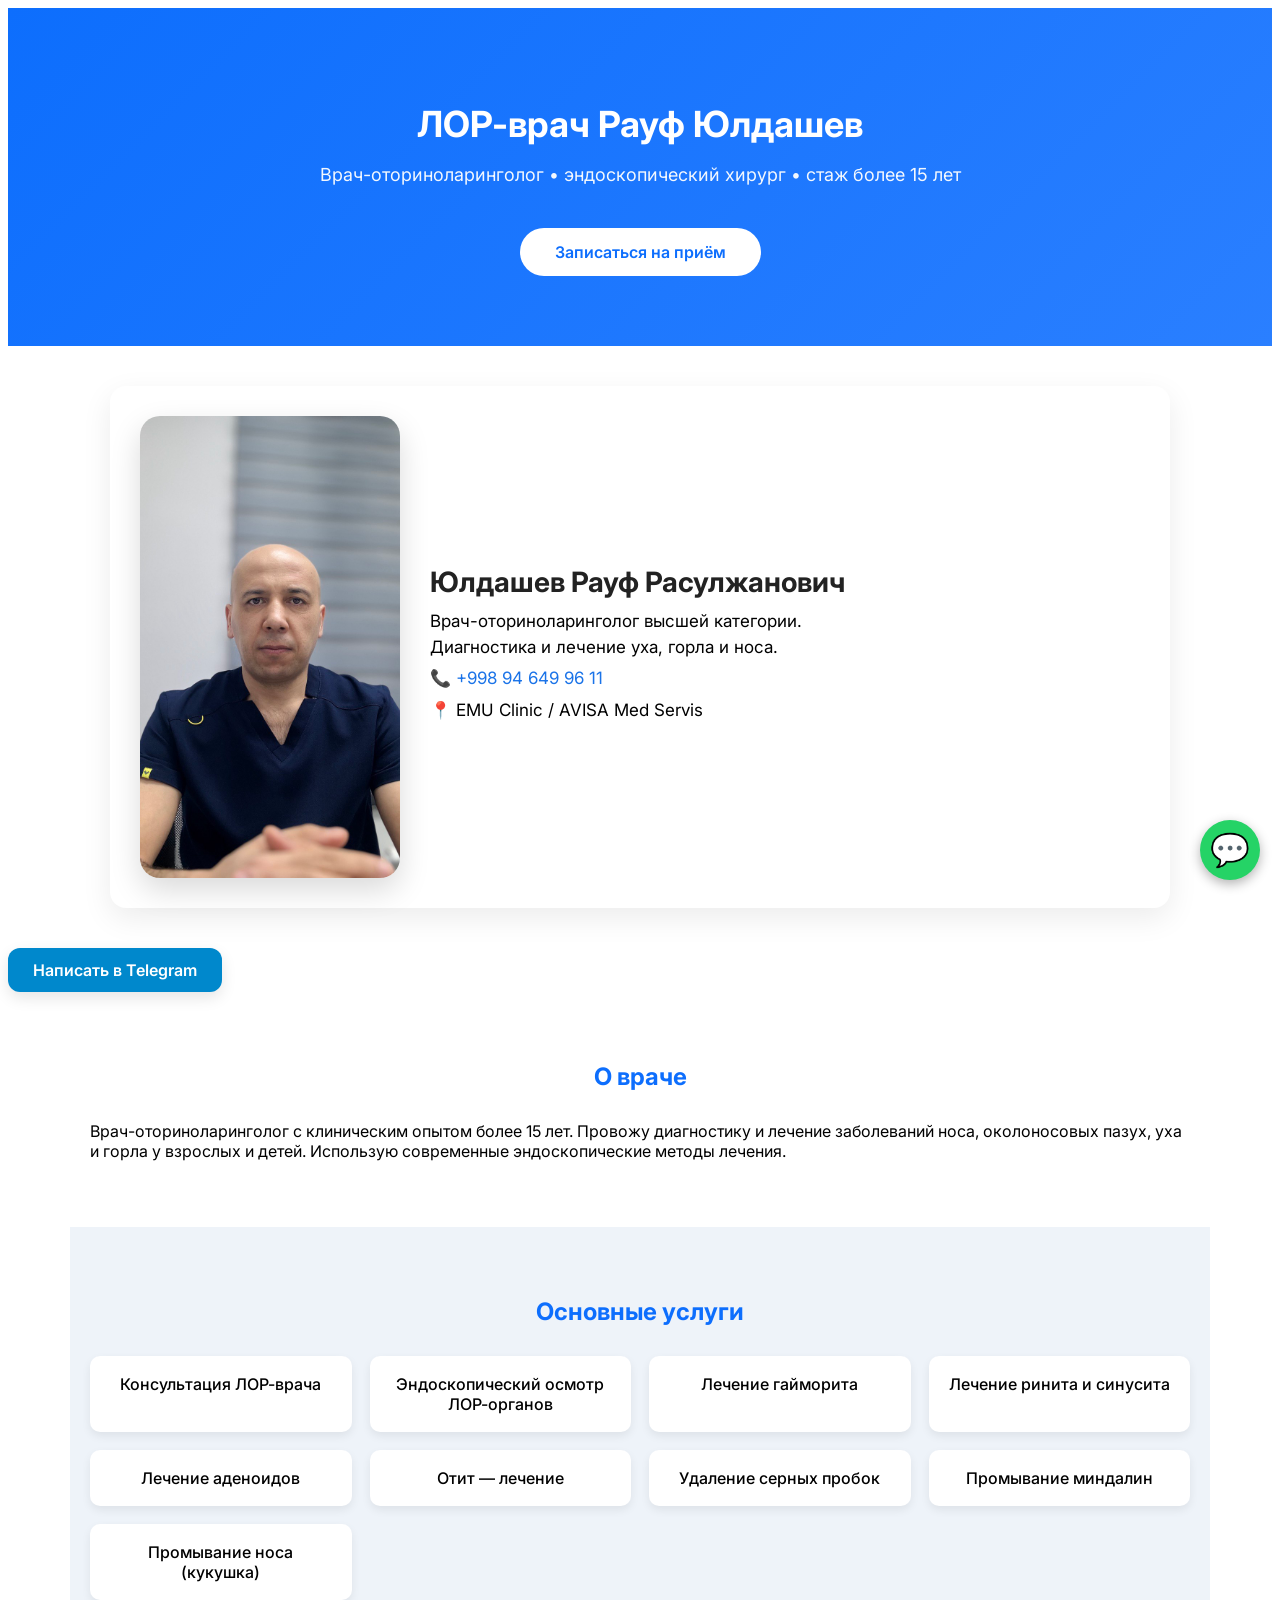
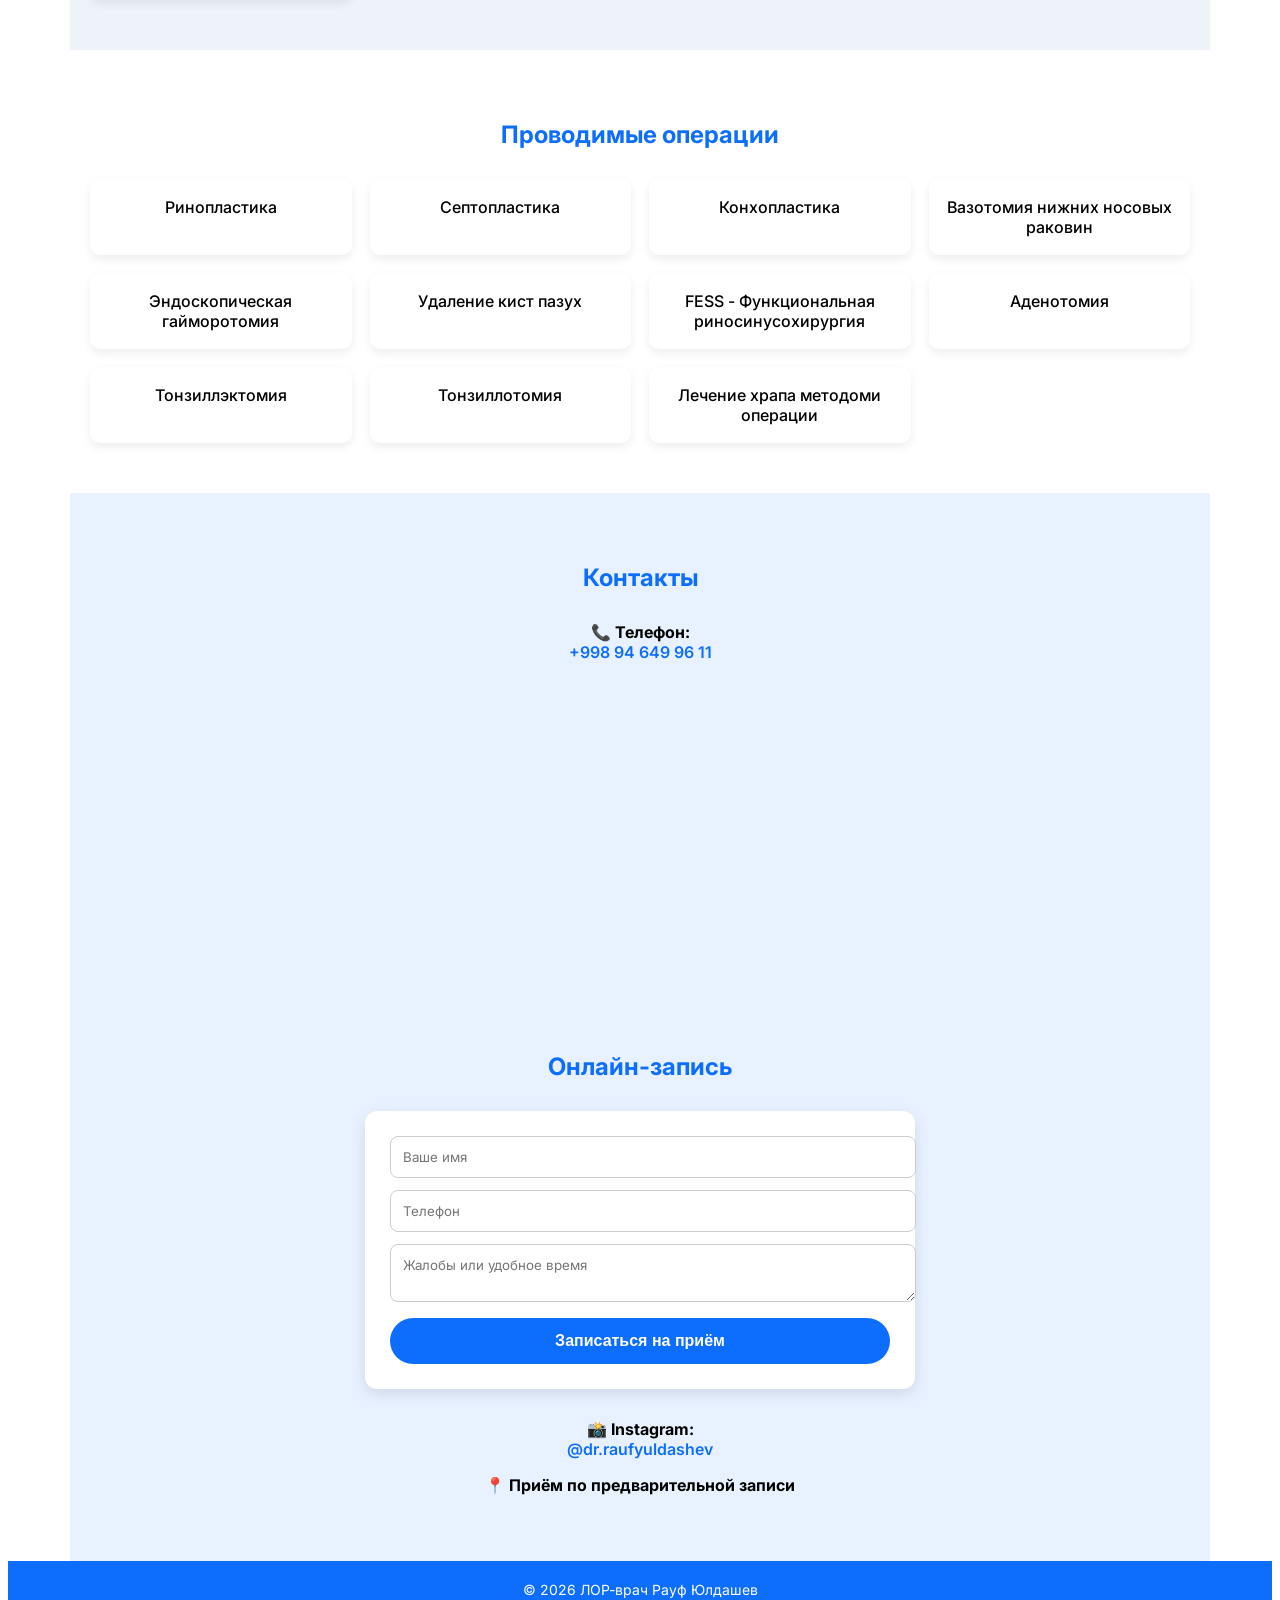
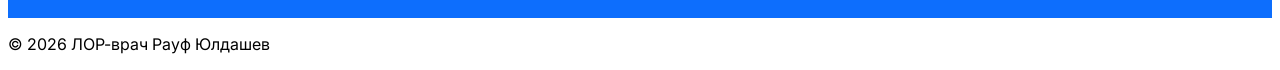
<file: index.html>
<!DOCTYPE html>
<html lang="ru">
<head> <link rel="preconnect" href="https://fonts.googleapis.com">
<link rel="preconnect" href="https://fonts.gstatic.com" crossorigin>
<link href="https://fonts.googleapis.com/css2?family=Inter:wght@300;400;500;600;700&display=swap" rel="stylesheet">  <title>ЛОР врач в Ташкенте — консультация и лечение</title>

<meta name="description"
content="ЛОР врач в Ташкенте. Лечение уха, горла и носа. Приём взрослых и детей. Запись по телефону +998 94 649 96 11.">

<meta name="robots" content="index, follow">

<link rel="canonical" href="https://raufjuldasev-hash.github.io/">
    <meta charset="UTF-8">
    <title>ЛОР врач Рауф Юлдашев</title>

    <meta name="description" content="ЛОР-врач Рауф Юлдашев — стаж более 15 лет. Лечение заболеваний носа, ушей и горла. Эндоскопия, операции, консультации.">
    <meta name="viewport" content="width=device-width, initial-scale=1.0">

    <!-- Красивый медицинский шрифт -->
    <link href="https://fonts.googleapis.com/css2?family=Montserrat:wght@400;600;700&display=swap" rel="stylesheet">

    <link rel="stylesheet" href="style.css">
</head><meta name="keywords" content="ЛОР врач, оториноларинголог, гайморит, ринит, аденоиды, септопластика, ЛОР Ташкент, Рауф, Рауф Юлдашев,ЛОР Узбекистан">
<meta name="robots" content="index, follow">

<body>

<header>
    <h1>ЛОР-врач Рауф Юлдашев</h1>
    <p>Врач-оториноларинголог • эндоскопический хирург • cтаж более 15 лет</p>

    <a class="btn" href="#contact">Записаться на приём</a>
</header>
<!-- Блок врача -->
<div class="doctor-card">
    <img src="doctor.jpg" class="doctor-photo" alt="ЛОР врач Рауф Юлдашев">
    
    <div class="doctor-info">
        <h1>Юлдашев Рауф Расулжанович</h1>
        <p>Врач-оториноларинголог высшей категории.<br>
        Диагностика и лечение уха, горла и носа.</p>
        <p>📞 <a href="tel:+998946499611">+998 94 649 96 11</a></p>
        <p>📍 EMU Clinic / AVISA Med Servis</p>
    </div>
</div>
    <!-- Кнопка Telegram -->
<div class="doctor-contact">
    <a href="https://t.me/@RaufYuldashev" target="_blank" class="telegram-button">
        Написать в Telegram
    </a>
</div>
<section>
    <h2>О враче</h2>
    <p>
        Врач-оториноларинголог с клиническим опытом более 15 лет.
        Провожу диагностику и лечение заболеваний носа, околоносовых пазух,
        уха и горла у взрослых и детей.
        Использую современные эндоскопические методы лечения.
    </p>
</section>

<section class="gray">
    <h2>Основные услуги</h2>

    <div class="grid">
        <div class="card">Консультация ЛОР-врача</div>
        <div class="card">Эндоскопический осмотр ЛОР-органов</div>
        <div class="card">Лечение гайморита</div>
        <div class="card">Лечение ринита и синусита</div>
        <div class="card">Лечение аденоидов</div>
        <div class="card">Отит — лечение</div>
        <div class="card">Удаление серных пробок</div>
        <div class="card">Промывание миндалин</div>
        <div class="card">Промывание носа (кукушка)</div>
    </div>
</section>

<section>
    <h2>Проводимые операции</h2>

    <div class="grid">
        <div class="card">Ринопластика</div>
        <div class="card">Септопластика</div>
        <div class="card">Конхопластика</div>
        <div class="card">Вазотомия нижних носовых раковин</div>
        <div class="card">Эндоскопическая гайморотомия</div>
        <div class="card">Удаление кист пазух</div>
        <div class="card">FESS - Функциональная риносинусохирургия</div>
        <div class="card">Аденотомия</div>
        <div class="card">Тонзиллэктомия</div>
        <div class="card">Тонзиллотомия</div>
        <div class="card">Лечение храпа методоми операции</div>
    </div>
</section>

<section class="blue" id="contact">
    <h2>Контакты</h2>

    <p><strong>📞 Телефон:</strong><br>
        <a href="tel:+998946499611">+998 94 649 96 11</a>
    </p>
<iframe 
    src="https://www.google.com/maps?q=Tashkent, A.Fitrat 1A&output=embed"
    width="100%" 
    height="350" 
    style="border:0; border-radius:12px;"
    allowfullscreen="" 
    loading="lazy">
</iframe>
    <h2>Онлайн-запись</h2>

<form class="form" action="https://formsubmit.co/raufjuldasev@gmail.com" method="POST">
    
    <input type="text" name="name" placeholder="Ваше имя" required>

    <input type="tel" name="phone" placeholder="Телефон" required>

    <textarea name="message" placeholder="Жалобы или удобное время"></textarea>

    <button type="submit">Записаться на приём</button>

</form>
    <p><strong>📸 Instagram:</strong><br>
        <a href="https://instagram.com/dr.raufyuldashev" target="_blank">
            @dr.raufyuldashev
        </a>
    </p>

    <p><strong>📍 Приём по предварительной записи</strong></p>
</section>

<footer>
    © 2026 ЛОР-врач Рауф Юлдашев
</footer>

</body>
</html>
    <p>© 2026 ЛОР-врач Рауф Юлдашев</p>
</footer>

<!-- WhatsApp кнопка -->
<a href="https://wa.me/998946499611" class="whatsapp" target="_blank">
    💬
</a> </body>
</html>
</file>
<file: style.css>
body {
    font-family: 'Inter', Arial, sans-serif;
body {
    background: #f4f9ff;
    font-family: 'Inter', Arial, sans-serif;
    margin: 0;
}

.doctor-card {
    max-width: 1000px;
    margin: 40px auto;
    background: white;
    border-radius: 16px;
    padding: 30px;
    display: flex;
    gap: 30px;
    box-shadow: 0 10px 30px rgba(0,0,0,0.08);
    align-items: center;
}

.doctor-photo {
    width: 260px;
    border-radius: 20px;
    object-fit: cover;
    box-shadow: 0 12px 30px rgba(0,0,0,0.15);
}

.doctor-info h1 {
    margin: 0 0 10px 0;
    font-size: 28px;
    color: #222;
}

.doctor-info p {
    margin: 6px 0;
    font-size: 17px;
    line-height: 1.5;
}

.doctor-info a {
    text-decoration: none;
    color: #1a73e8; /* Синий для номера телефона */
}
    .doctor-contact {
    margin-top: 20px;
}

.telegram-button {
    display: inline-block;
    background-color: #0088cc; /* цвет Telegram */
    color: white;
    text-decoration: none;
    font-weight: 600;
    padding: 12px 25px;
    border-radius: 12px;
    box-shadow: 0 6px 15px rgba(0,0,0,0.1);
    transition: 0.3s;
}

.telegram-button:hover {
    background-color: #00a2e8;
    box-shadow: 0 8px 18px rgba(0,0,0,0.15);
}
header {
    background: linear-gradient(135deg, #0d6efd, #2a7fff);
    color: white;
    text-align: center;
    padding: 70px 20px;
}

header h1 {
    font-size: 36px;
    margin-bottom: 10px;
}

header p {
    font-size: 18px;
    opacity: 0.95;
}

.btn {
    display: inline-block;
    margin-top: 25px;
    background: #ffffff;
    color: #0d6efd;
    padding: 14px 35px;
    border-radius: 30px;
    font-weight: 600;
    text-decoration: none;
}

section {
    max-width: 1100px;
    margin: auto;
    padding: 50px 20px;
}

h2 {
    text-align: center;
    margin-bottom: 30px;
    color: #0d6efd;
}

.grid {
    display: grid;
    grid-template-columns: repeat(auto-fit, minmax(240px, 1fr));
    gap: 18px;
}

.card {
    background: white;
    padding: 18px;
    border-radius: 10px;
    text-align: center;
    box-shadow: 0 4px 10px rgba(0,0,0,0.07);
    font-weight: 500;
}

.gray {
    background: #eef3f9;
}

.blue {
    background: #e8f1ff;
    text-align: center;
}

.blue a {
    color: #0d6efd;
    font-weight: 600;
    text-decoration: none;
}

footer {
    text-align: center;
    padding: 20px;
    background: #0d6efd;
    color: white;
    font-size: 14px;
}}.form {
    max-width: 500px;
    margin: 30px auto;
    background: white;
    padding: 25px;
    border-radius: 12px;
    box-shadow: 0 5px 15px rgba(0,0,0,0.1);
}

.form input,
.form textarea {
    width: 100%;
    padding: 12px;
    margin-bottom: 12px;
    border-radius: 8px;
    border: 1px solid #ccc;
    font-family: inherit;
}

.form button {
    width: 100%;
    background: #0d6efd;
    color: white;
    border: none;
    padding: 14px;
    border-radius: 30px;
    font-size: 16px;
    font-weight: 600;
    cursor: pointer;
}
.whatsapp {
    position: fixed;
    right: 20px;
    bottom: 20px;
    width: 60px;
    height: 60px;
    background: #25d366;
    color: white;
    font-size: 32px;
    border-radius: 50%;
    text-align: center;
    line-height: 60px;
    text-decoration: none;
    box-shadow: 0 4px 12px rgba(0,0,0,0.3);
    z-index: 1000;
</file>
